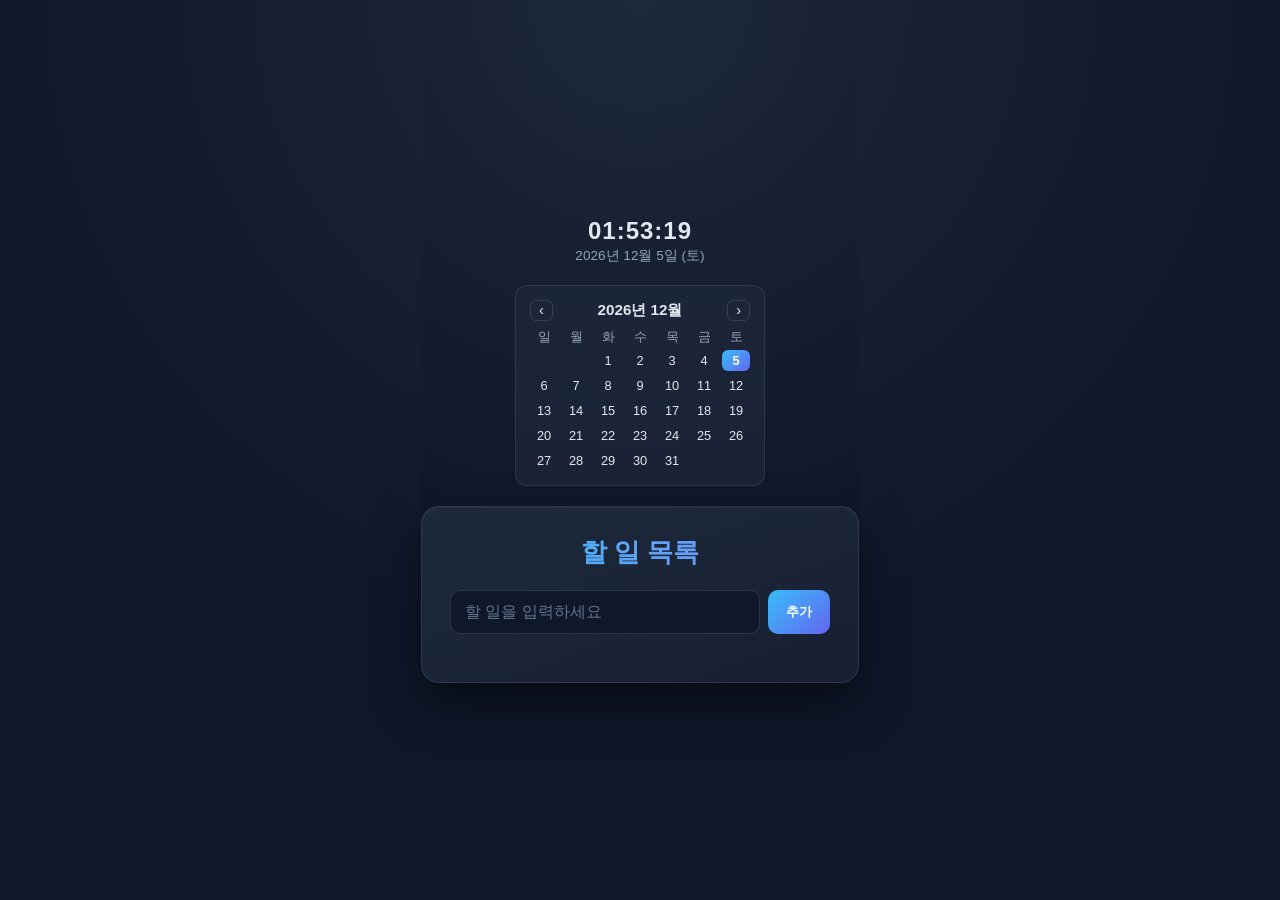
<file: index.html>
<!DOCTYPE html>
<html lang="ko">
<head>
<meta charset="UTF-8">
<meta name="viewport" content="width=device-width, initial-scale=1.0">
<title>할 일 목록</title>
<link rel="stylesheet" href="style.css">
</head>
<body>
  <!-- 달력, 시계, 할 일 목록을 화면 중앙에 세로로 모아서 배치 -->
  <div class="dashboard">
    <!-- 시계 (app.js의 updateClock에서 값 갱신) -->
    <div class="clock-box">
      <div id="time">--:--:--</div>
      <div id="date">-</div>
    </div>

    <!-- 달력 (app.js의 renderCalendar에서 값 갱신) -->
    <div class="calendar-box">
      <div class="calendar-header">
        <button id="calendar-prev" class="calendar-nav" type="button" aria-label="이전 달">‹</button>
        <div id="calendar-title">-</div>
        <button id="calendar-next" class="calendar-nav" type="button" aria-label="다음 달">›</button>
      </div>
      <!-- 요일 헤더 (고정, 매월 다시 그릴 필요 없음) -->
      <div class="calendar-weekdays">
        <span>일</span><span>월</span><span>화</span><span>수</span><span>목</span><span>금</span><span>토</span>
      </div>
      <!-- 날짜 칸: renderCalendar가 매번 새로 채움 -->
      <div id="calendar-days" class="calendar-days"></div>
    </div>

    <div class="todo-app">
      <h1>할 일 목록</h1>
      <form id="todo-form">
        <input type="text" id="todo-input" placeholder="할 일을 입력하세요" autocomplete="off">
        <button type="submit">추가</button>
      </form>
      <ul id="todo-list"></ul>
    </div>
  </div>

  <script src="app.js"></script>
</body>
</html>
</file>
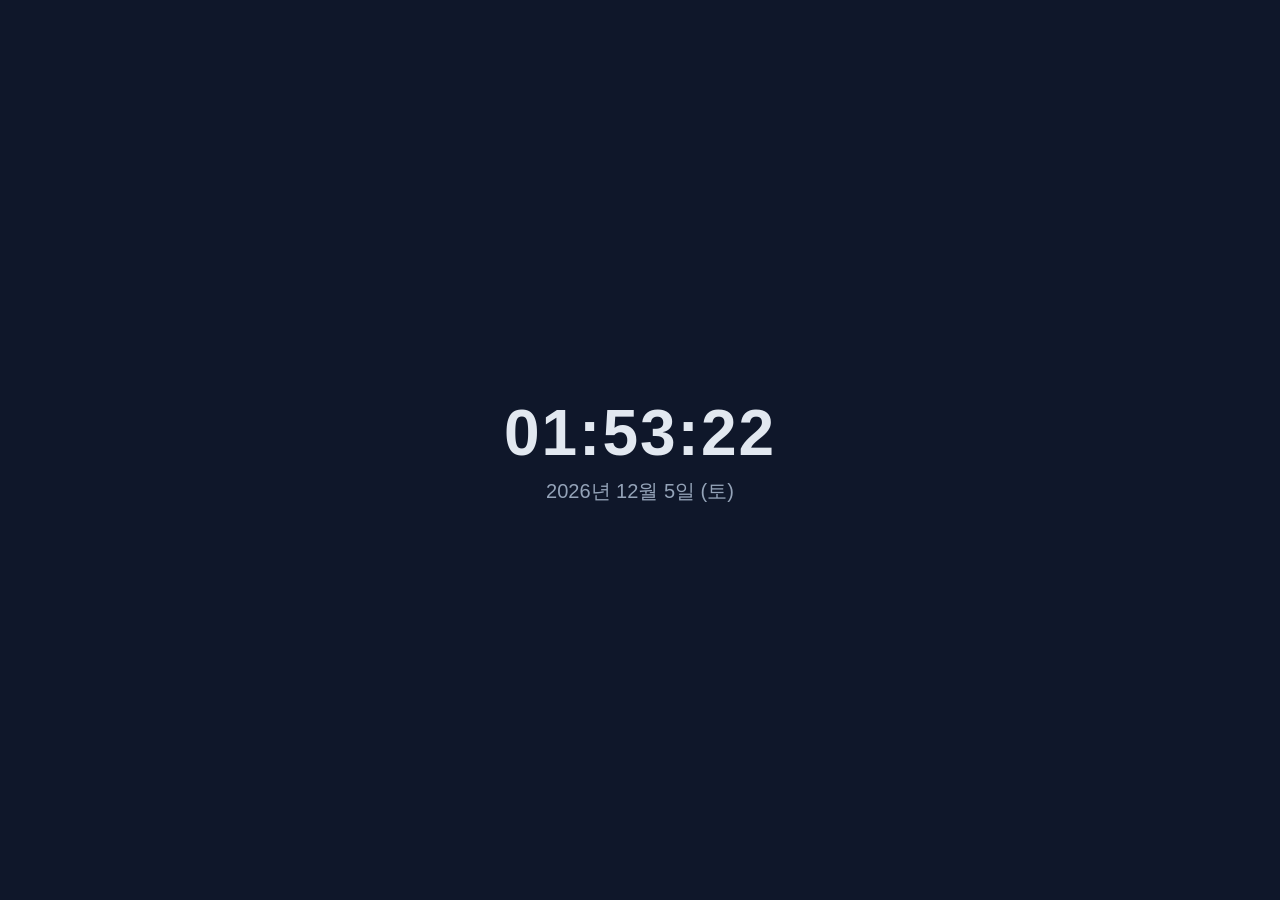
<file: watch.html>
<!DOCTYPE html>
<html lang="ko">
<head>
<meta charset="UTF-8">
<meta name="viewport" content="width=device-width, initial-scale=1.0">
<title>현재 시간</title>
<style>
  html, body {
    height: 100%;
    margin: 0;
    display: flex;
    align-items: center;
    justify-content: center;
    background: #0f172a;
    font-family: 'Segoe UI', 'Malgun Gothic', sans-serif;
  }
  .clock-box {
    text-align: center;
    color: #e2e8f0;
  }
  #time {
    font-size: 4rem;
    font-weight: 700;
    letter-spacing: 2px;
  }
  #date {
    margin-top: 0.5rem;
    font-size: 1.25rem;
    color: #94a3b8;
  }
</style>
</head>
<body>
  <div class="clock-box">
    <div id="time">--:--:--</div>
    <div id="date">-</div>
  </div>

  <script>
    function updateClock() {
      const now = new Date();
      const pad = n => String(n).padStart(2, '0');

      const h = pad(now.getHours());
      const m = pad(now.getMinutes());
      const s = pad(now.getSeconds());
      document.getElementById('time').textContent = `${h}:${m}:${s}`;

      const days = ['일', '월', '화', '수', '목', '금', '토'];
      const dateStr = `${now.getFullYear()}년 ${now.getMonth() + 1}월 ${now.getDate()}일 (${days[now.getDay()]})`;
      document.getElementById('date').textContent = dateStr;
    }

    updateClock();
    setInterval(updateClock, 1000);
  </script>
</body>
</html>
</file>
<file: style.css>
html, body {
  height: 100%;
  margin: 0;
  display: flex;
  align-items: center;
  justify-content: center;
  background: radial-gradient(circle at top, #1e293b, #0f172a 60%);
  font-family: 'Segoe UI', 'Malgun Gothic', sans-serif;
}

/* 시계, 달력, 할 일 목록을 세로로 모아 화면 중앙에 배치 */
.dashboard {
  display: flex;
  flex-direction: column;
  align-items: center;
  gap: 20px;
}

/* 시계 */
.clock-box {
  text-align: center;
  color: #e2e8f0;
}

.clock-box #time {
  font-size: 1.5rem;
  font-weight: 700;
  letter-spacing: 1px;
}

.clock-box #date {
  margin-top: 2px;
  font-size: 0.85rem;
  color: #94a3b8;
}

/* 달력 */
.calendar-box {
  width: 220px;
  background: rgba(30, 41, 59, 0.7);
  border: 1px solid rgba(148, 163, 184, 0.15);
  border-radius: 12px;
  padding: 14px;
  color: #e2e8f0;
}

.calendar-header {
  display: flex;
  align-items: center;
  justify-content: space-between;
  margin-bottom: 8px;
}

#calendar-title {
  text-align: center;
  font-weight: 700;
  font-size: 0.95rem;
}

.calendar-nav {
  background: transparent;
  border: 1px solid rgba(148, 163, 184, 0.2);
  border-radius: 6px;
  color: #e2e8f0;
  font-size: 0.9rem;
  line-height: 1;
  padding: 2px 8px;
  cursor: pointer;
  transition: background 0.15s ease, border-color 0.15s ease;
}

.calendar-nav:hover {
  background: rgba(148, 163, 184, 0.15);
  border-color: rgba(148, 163, 184, 0.35);
}

.calendar-weekdays,
.calendar-days {
  display: grid;
  grid-template-columns: repeat(7, 1fr);
  gap: 4px;
  text-align: center;
  font-size: 0.8rem;
}

.calendar-weekdays {
  color: #94a3b8;
  margin-bottom: 4px;
}

.calendar-days span {
  padding: 3px 0;
  border-radius: 6px;
}

.calendar-days span.today {
  /* 오늘 날짜만 강조 배경으로 눈에 띄게 표시 */
  background: linear-gradient(135deg, #38bdf8, #6366f1);
  color: #ffffff;
  font-weight: 700;
}

.todo-app {
  width: 380px;
  background: linear-gradient(160deg, #1e293b, #172033);
  border: 1px solid rgba(148, 163, 184, 0.15);
  border-radius: 18px;
  padding: 28px;
  color: #e2e8f0;
  box-shadow: 0 20px 45px rgba(0, 0, 0, 0.5), inset 0 1px 0 rgba(255, 255, 255, 0.04);
}

h1 {
  margin: 0 0 20px;
  font-size: 1.6rem;
  font-weight: 700;
  text-align: center;
  background: linear-gradient(90deg, #38bdf8, #818cf8);
  -webkit-background-clip: text;
  background-clip: text;
  color: transparent;
}

#todo-form {
  display: flex;
  gap: 8px;
  margin-bottom: 20px;
}

#todo-input {
  flex: 1;
  padding: 12px 14px;
  border: 1px solid rgba(148, 163, 184, 0.2);
  border-radius: 10px;
  background: #0f172a;
  color: #e2e8f0;
  font-size: 1rem;
  transition: border-color 0.2s ease, box-shadow 0.2s ease;
}

#todo-input::placeholder {
  color: #64748b;
}

#todo-input:focus {
  outline: none;
  border-color: #38bdf8;
  box-shadow: 0 0 0 3px rgba(56, 189, 248, 0.25);
}

#todo-form button {
  padding: 12px 18px;
  border: none;
  border-radius: 10px;
  background: linear-gradient(135deg, #38bdf8, #6366f1);
  color: #ffffff;
  font-weight: 700;
  cursor: pointer;
  transition: transform 0.15s ease, box-shadow 0.15s ease;
}

#todo-form button:hover {
  box-shadow: 0 6px 16px rgba(56, 189, 248, 0.35);
  transform: translateY(-1px);
}

#todo-form button:active {
  transform: translateY(0);
}

#todo-list {
  list-style: none;
  margin: 0;
  padding: 0;
  display: flex;
  flex-direction: column;
  gap: 10px;
  max-height: 320px;
  overflow-y: auto;
}

#todo-list::-webkit-scrollbar {
  width: 6px;
}

#todo-list::-webkit-scrollbar-thumb {
  background: rgba(148, 163, 184, 0.3);
  border-radius: 3px;
}

.todo-item {
  display: flex;
  align-items: center;
  gap: 12px;
  background: rgba(15, 23, 42, 0.7);
  border: 1px solid rgba(148, 163, 184, 0.1);
  padding: 12px 14px;
  border-radius: 10px;
  animation: slide-in 0.2s ease;
  transition: background 0.2s ease;
}

.todo-item:hover {
  background: rgba(15, 23, 42, 0.95);
}

@keyframes slide-in {
  from {
    opacity: 0;
    transform: translateY(-6px);
  }
  to {
    opacity: 1;
    transform: translateY(0);
  }
}

.todo-item input[type="checkbox"] {
  width: 18px;
  height: 18px;
  accent-color: #38bdf8;
  cursor: pointer;
}

.todo-item span {
  flex: 1;
  word-break: break-all;
  transition: color 0.2s ease;
}

.todo-item.completed {
  background: rgba(15, 23, 42, 0.4);
}

.todo-item.completed span {
  text-decoration: line-through;
  color: #64748b;
}

.todo-item .delete-btn {
  background: transparent;
  border: none;
  color: #f87171;
  font-size: 1.1rem;
  cursor: pointer;
  line-height: 1;
  padding: 4px;
  border-radius: 6px;
  transition: background 0.15s ease, color 0.15s ease;
}

.todo-item .delete-btn:hover {
  background: rgba(248, 113, 113, 0.15);
  color: #ef4444;
}
</file>
